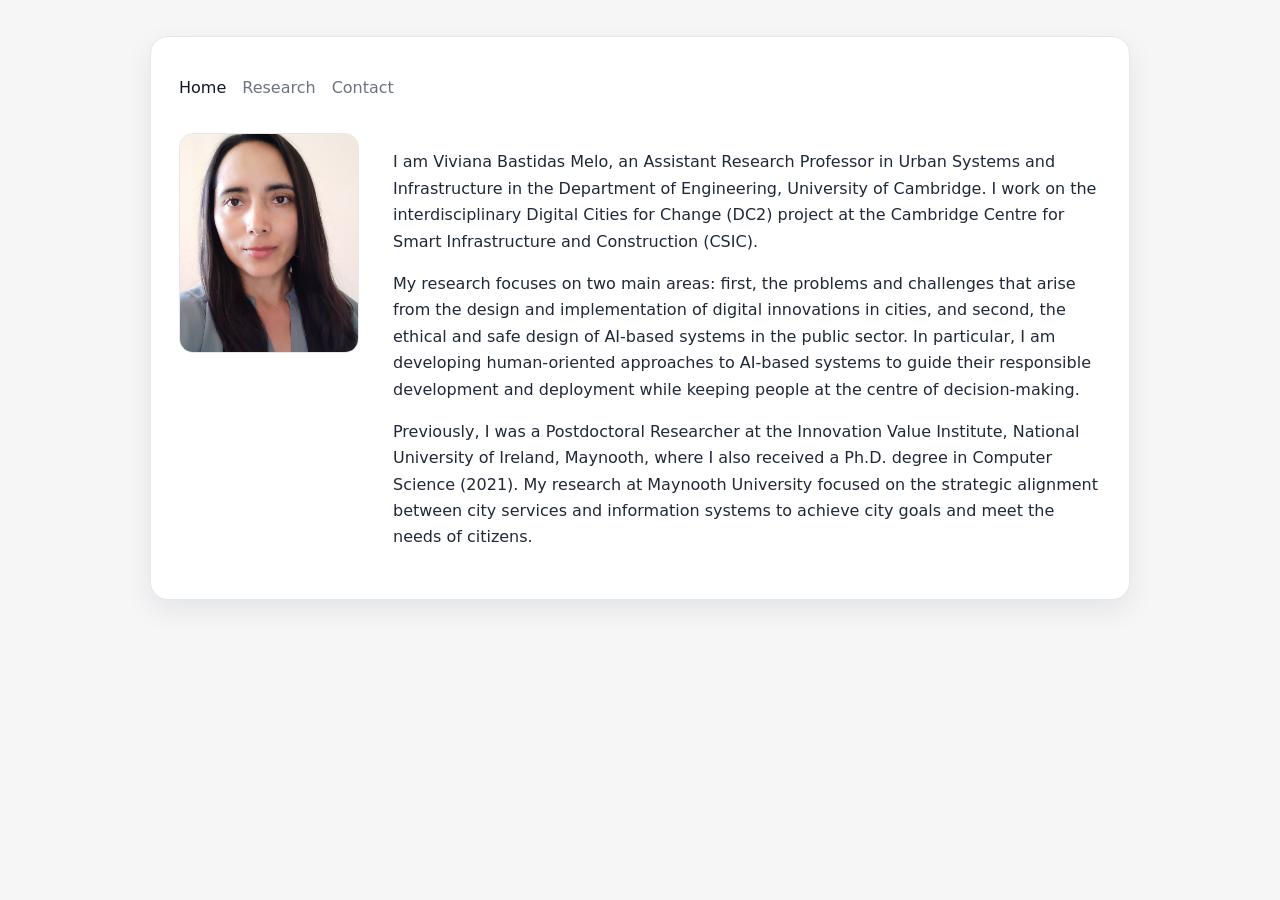
<file: index.html>
<!doctype html>
<html lang="en">
<head>
  <meta charset="utf-8" />
  <meta name="viewport" content="width=device-width, initial-scale=1" />
  <title>Viviana Bastidas Melo | Modern Profile</title>
  <link id="themeStylesheet" rel="stylesheet" href="styles.css" />
</head>
<body>
  <main class="container">
    <nav class="menu">
      <a class="active" href="#">Home</a>
      <a href="research.html">Research</a>
      <a href="contact.html">Contact</a>
    </nav>

    <section class="home-layout">
      <div class="photo-placeholder">
        <img class="profile-photo" src="photo.jpg" alt="Viviana Bastidas Melo" width="auto" height="auto"/>
      </div>
      <div>        
        <p>         
          I am Viviana Bastidas Melo, an Assistant Research Professor in Urban Systems and Infrastructure in the Department of Engineering, University of Cambridge. I work on the interdisciplinary Digital Cities for Change (DC2) project at the Cambridge Centre for Smart Infrastructure and Construction (CSIC).
        </p>
        <p>
          My research focuses on two main areas: first, the problems and challenges that arise from the design and implementation of digital innovations in cities, and second, the ethical and safe design of AI-based systems in the public sector. In particular, I am developing human-oriented approaches to AI-based systems to guide their responsible development and deployment while keeping people at the centre of decision-making. 
        </p>
        <p>
          Previously, I was a Postdoctoral Researcher at the Innovation Value Institute, National University of Ireland, Maynooth, where I also received a Ph.D. degree in Computer Science (2021). My research at Maynooth University focused on the strategic alignment between city services and information systems to achieve city goals and meet the needs of citizens.
        </p>
      </div>
    </section>
  </main>
</body>
</html>
</file>
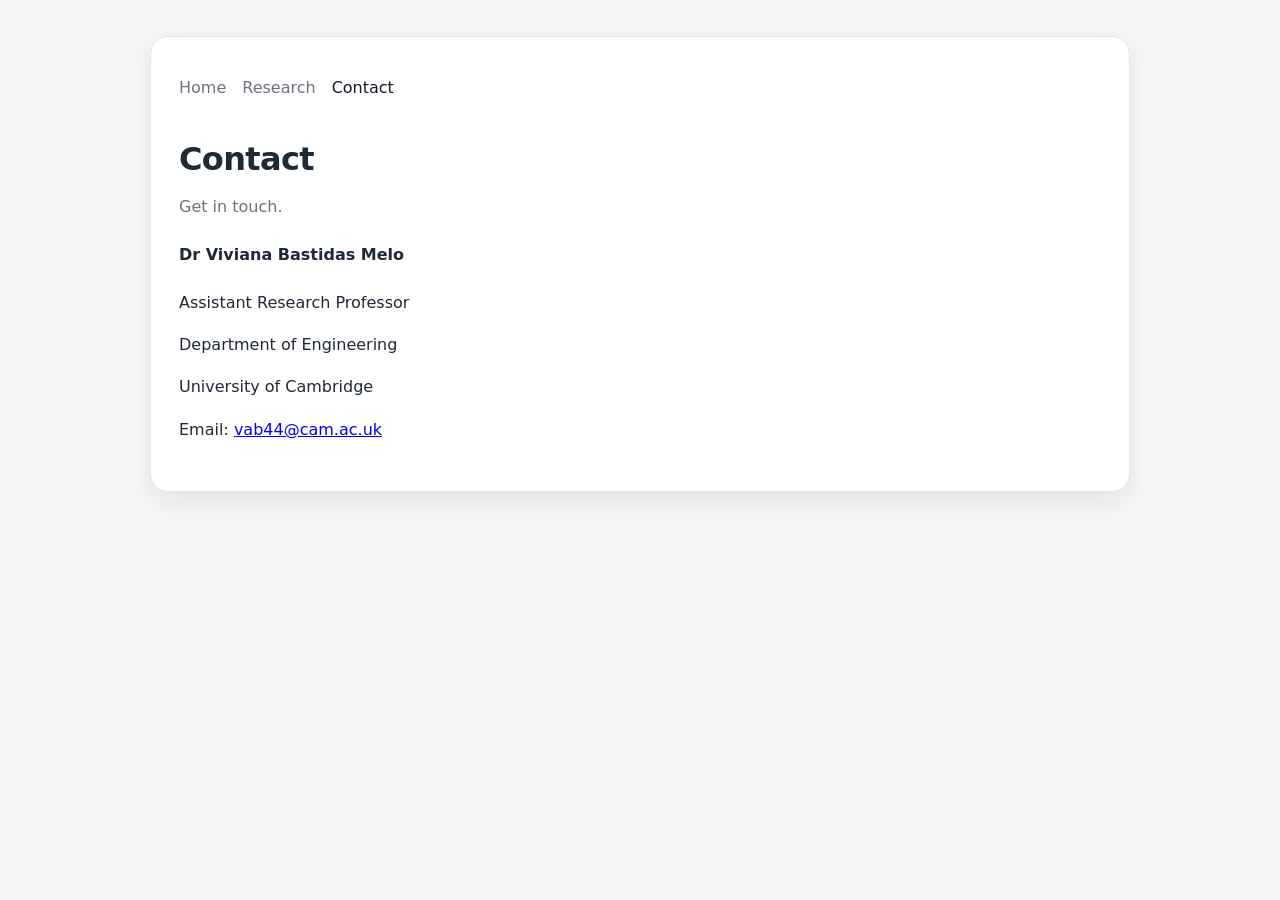
<file: contact.html>
<!doctype html>
<html lang="en">
<head>
  <meta charset="utf-8" />
  <meta name="viewport" content="width=device-width, initial-scale=1" />
  <title>Viviana Bastidas Melo | Contact</title>
  <link rel="stylesheet" href="styles.css" />
</head>
<body>
  <main class="container">
    <nav class="menu">
      <a href="index.html">Home</a>
      <a href="research.html">Research</a>
      <a class="active" href="contact.html">Contact</a>
    </nav>

    <h1>Contact</h1>
    <p class="muted">Get in touch.</p>

    <section class="contact-card">
      <h4>Dr Viviana Bastidas Melo</h4>
      <p>Assistant Research Professor</p>
      <p>Department of Engineering</p>
      <p>University of Cambridge</p>
      <p>
        Email:
        <a href="mailto:vab44@cam.ac.uk">vab44@cam.ac.uk</a>
      </p>
    </section>
  </main>
</body>
</html>
</file>
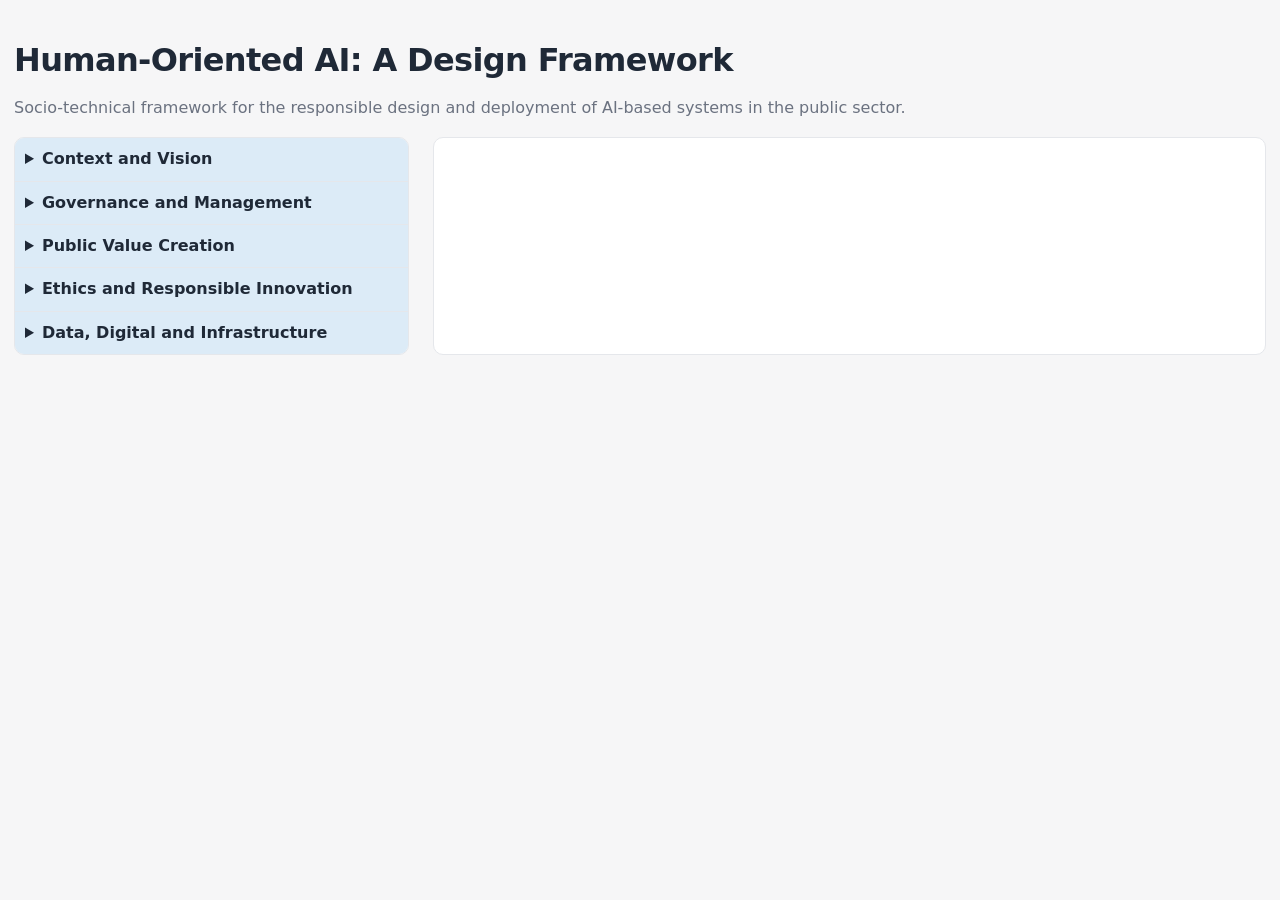
<file: human_oriented_ai.html>
<!doctype html>
<html lang="en">
<head>
  <meta charset="utf-8" />
  <meta name="viewport" content="width=device-width, initial-scale=1" />
  <title>Human-Oriented AI | Design Framework</title>
  <link rel="stylesheet" href="styles.css" />
</head>
<body>
  <main class="container competency-page">
   
    <h1>Human-Oriented AI: A Design Framework</h1>
    <p class="muted">Socio-technical framework for the responsible design and deployment of AI-based systems in the public sector.</p>

    <section class="competency-layout">
      <aside class="competency-sidebar">
        <details>
          <summary>Context and Vision</summary>
          <ul>
            <li><a href="#vc-1">Stakeholders map</a></li>
            <li><a href="#vc-2">Context diagram</a></li>
            <li><a href="#vc-3">Public value canvas</a></li>
            <li><a href="#vc-4">Principles catalog</a></li>
          </ul>
        </details>

        <details>
          <summary>Governance and Management</summary>
          <ul>
            <li><a href="#gm-1">Requirements catalog</a></li>
            <li><a href="#gm-2">Risk catalog</a></li>
            <li><a href="#gm-3">Policy and regulatory map</a></li>
          </ul>
        </details>

        <details>
          <summary>Public Value Creation</summary>
          <ul>
            <li><a href="#pv-1">Public value goals and outcomes</a></li>
          </ul>
        </details>

        <details>
          <summary>Ethics and Responsible Innovation</summary>
          <ul>
            <li class="subsection-item">
              <details>
                <summary>Anticipating impact</summary>
                <ul>
                  <li><a href="#er-316">Landscape of data ethics frameworks</a></li>
                </ul>
              </details>
            </li>
            <li class="subsection-item">
              <details>
                <summary>Reflecting on causes and mechanisms</summary>
                <ul>
                  <li><a href="#er-32">Reflecting on causes and mechanisms</a></li>
                </ul>
              </details>
            </li>
            <li class="subsection-item">
              <details>
                <summary>Deliberating options</summary>
                <ul>
                  <li><a href="#er-33">Deliberating options</a></li>
                </ul>
              </details>
            </li>
            <li class="subsection-item">
              <details>
                <summary>Embedding responsiveness</summary>
                <ul>
                  <li><a href="#er-34">Embedding responsiveness</a></li>
                </ul>
              </details>
            </li>
          </ul>
        </details>

        <details>
          <summary>Data, Digital and Infrastructure</summary>
          <ul>
            <li class="subsection-item">
              <details>
                <summary>Data</summary>
                <ul>
                  <li><a href="#di-data-1">Data requirements</a></li>
                  <li><a href="#di-data-2">Data availability</a></li>
                  <li><a href="#di-data-3">Data accessibility</a></li>
                  <li><a href="#di-data-4">Data quality (quality metrics)</a></li>
                </ul>
              </details>
            </li>
            <li class="subsection-item">
              <details>
                <summary>Model</summary>
                <ul>
                  <li><a href="#di-model-1">Model selection</a></li>
                  <li><a href="#di-model-2">Performance metrics</a></li>
                  <li><a href="#di-model-3">Model constraints</a></li>
                </ul>
              </details>
            </li>
            <li class="subsection-item">
              <details>
                <summary>Infrastructure</summary>
                <ul>
                  <li><a href="#di-infra-1">Computing resources</a></li>
                  <li><a href="#di-infra-2">Deployment environment</a></li>
                  <li><a href="#di-infra-3">Scalability needs</a></li>
                </ul>
              </details>
            </li>
            <li class="subsection-item">
              <details>
                <summary>Monitoring</summary>
                <ul>
                  <li><a href="#di-monitor-1">Performance monitoring</a></li>
                  <li><a href="#di-monitor-2">Model updates</a></li>
                  <li><a href="#di-monitor-3">Maintenance plan</a></li>
                </ul>
              </details>
            </li>
          </ul>
        </details>
      </aside>

      <section class="competency-definitions">
        <h2 id="definitionTitle" hidden>Competency Definition</h2>

        <article id="vc-1">
          <h3>Stakeholders map</h3>
          <p>An overview of key actors, their roles, incentives, decision authority, and interactions across the project lifecycle.</p>
        </article>
        <article id="vc-2">
          <h3>Context diagram</h3>
          <p>A high-level map of the institutional, service, data, and technology environment in which the AI initiative operates.</p>
        </article>
        <article id="vc-3">
          <h3>Public value canvas</h3>
          <p>A structured canvas that links societal goals, service outcomes, beneficiaries, implementation choices, and evaluation criteria.</p>
        </article>
        <article id="vc-4">
          <h3>Principles catalog</h3>
          <p>A curated set of design and governance principles that guide responsible choices across strategy, development, deployment, and oversight.</p>
        </article>
        <article id="gm-1">
          <h3>Requirements catalog</h3>
          <p>A structured catalog of functional, organizational, legal, and operational requirements to guide responsible AI design and implementation.</p>
        </article>
        <article id="gm-2">
          <h3>Risk catalog</h3>
          <p>A consolidated view of technical, ethical, legal, and organizational risks, including mitigation strategies, ownership, and monitoring actions.</p>
        </article>
        <article id="gm-3">
          <h3>Policy and regulatory map</h3>
          <p>A synthesis of relevant legal, policy, and governance requirements that shape design and deployment choices.</p>
        </article>

        <article id="pv-1">
          <h3>Public value goals and outcomes</h3>
          <p>Defining clear public value objectives for AI initiatives and aligning project design choices with societal, institutional, and service goals.</p>
        </article>

        <article id="di-data-1">
          <h3>Data requirements</h3>
          <p>Defining the data specifications needed for model performance, governance compliance, and meaningful use in context.</p>
        </article>
        <article id="di-data-2">
          <h3>Data availability</h3>
          <p>Identifying and documenting the data sources currently available for model development, validation, and operational use.</p>
        </article>
        <article id="di-data-3">
          <h3>Data accessibility</h3>
          <p>Ensuring authorized stakeholders can discover, access, and use data through clear governance rules, permissions, and usable access mechanisms.</p>
        </article>
        <article id="di-data-4">
          <h3>Data quality</h3>
          <p>Assessing completeness, consistency, representativeness, and reliability of datasets to support trustworthy AI outcomes.</p>
        </article>
        
        <article id="di-model-1">
          <h3>Model selection</h3>
          <p>Choosing model approaches that fit the problem, available data, explainability needs, and operational constraints.</p>
        </article>
        <article id="di-model-2">
          <h3>Performance metrics</h3>
          <p>Selecting technical and service-level metrics to evaluate model quality, reliability, and expected public value outcomes.</p>
        </article>
        <article id="di-model-3">
          <h3>Model constraints</h3>
          <p>Specifying limits related to fairness, interpretability, resources, and policy requirements that shape acceptable model behavior.</p>
        </article>

        <article id="di-infra-1">
          <h3>Computing resources</h3>
          <p>Planning processing capacity, storage, and supporting infrastructure required across development and production stages.</p>
        </article>
        <article id="di-infra-2">
          <h3>Deployment environment</h3>
          <p>Defining target environments, integration dependencies, and operational interfaces for reliable deployment.</p>
        </article>
        <article id="di-infra-3">
          <h3>Scalability needs</h3>
          <p>Estimating growth in users, data volume, and service demand to design systems that scale sustainably.</p>
        </article>

        <article id="di-monitor-1">
          <h3>Performance monitoring</h3>
          <p>Establishing continuous monitoring for model quality, service performance, and drift in operational conditions.</p>
        </article>
        <article id="di-monitor-2">
          <h3>Model updates</h3>
          <p>Designing controlled update processes for retraining, validation, approval, and safe release of model changes.</p>
        </article>
        <article id="di-monitor-3">
          <h3>Maintenance plan</h3>
          <p>Defining long-term ownership, support routines, incident handling, and lifecycle maintenance responsibilities.</p>
        </article>

        <article id="er-31">
          <h3>Anticipating impact</h3>
          <p>Anticipating potential consequences of AI use in public services before deployment, including social, institutional, and rights-related effects.</p>
        </article>
        <article id="er-316">
          <h3>Landscape of data ethics frameworks</h3>
          <p>Understanding major ethics frameworks and applying them pragmatically to support responsible decisions in specific policy contexts.</p>
        </article>
        <article id="er-32">
          <h3>Reflecting on causes and mechanisms</h3>
          <p>Examining assumptions, institutional drivers, and socio-technical dynamics that shape AI outcomes in public-sector settings.</p>
        </article>
        <article id="er-33">
          <h3>Deliberating options</h3>
          <p>Comparing alternative design and governance options through inclusive discussion, balancing trade-offs among values, risks, and feasibility.</p>
        </article>
        <article id="er-34">
          <h3>Embedding responsiveness</h3>
          <p>Implementing feedback, monitoring, and adaptation mechanisms so governance can respond to evolving impacts after deployment.</p>
        </article>
      </section>
    </section>
  </main>
  <script>
    (function () {
      const sidebarLinks = document.querySelectorAll('.competency-sidebar a[href^="#"]');
      const definitionItems = document.querySelectorAll(".competency-definitions article");
      const definitionTitle = document.getElementById("definitionTitle");
      const defaultTitle = definitionTitle ? definitionTitle.textContent : "Competency Definition";

      function getTopSectionTitle(link) {
        let current = link;
        while (current) {
          if (current.tagName === "DETAILS" && current.parentElement && current.parentElement.classList.contains("competency-sidebar")) {
            const summary = current.querySelector(":scope > summary");
            return summary ? summary.textContent.trim() : defaultTitle;
          }
          current = current.parentElement;
        }
        return defaultTitle;
      }

      function showDefinition(id) {
        let hasActiveItem = false;
        let activeLink = null;

        definitionItems.forEach(function (item) {
          const isActive = item.id === id;
          item.classList.toggle("active", isActive);
          if (isActive) hasActiveItem = true;
        });

        sidebarLinks.forEach(function (link) {
          const isActiveLink = link.getAttribute("href") === "#" + id;
          link.classList.toggle("active-link", isActiveLink);
          if (isActiveLink) activeLink = link;
        });

        if (definitionTitle) {
          definitionTitle.hidden = !hasActiveItem;
          definitionTitle.textContent = activeLink ? getTopSectionTitle(activeLink) : defaultTitle;
        }
      }

      function showFromHash() {
        const id = window.location.hash ? window.location.hash.slice(1) : "";
        showDefinition(id);
      }

      sidebarLinks.forEach(function (link) {
        link.addEventListener("click", function () {
          const id = link.getAttribute("href").slice(1);
          showDefinition(id);
        });
      });

      window.addEventListener("hashchange", showFromHash);
      showFromHash();
    })();
  </script>
</body>
</html>
</file>
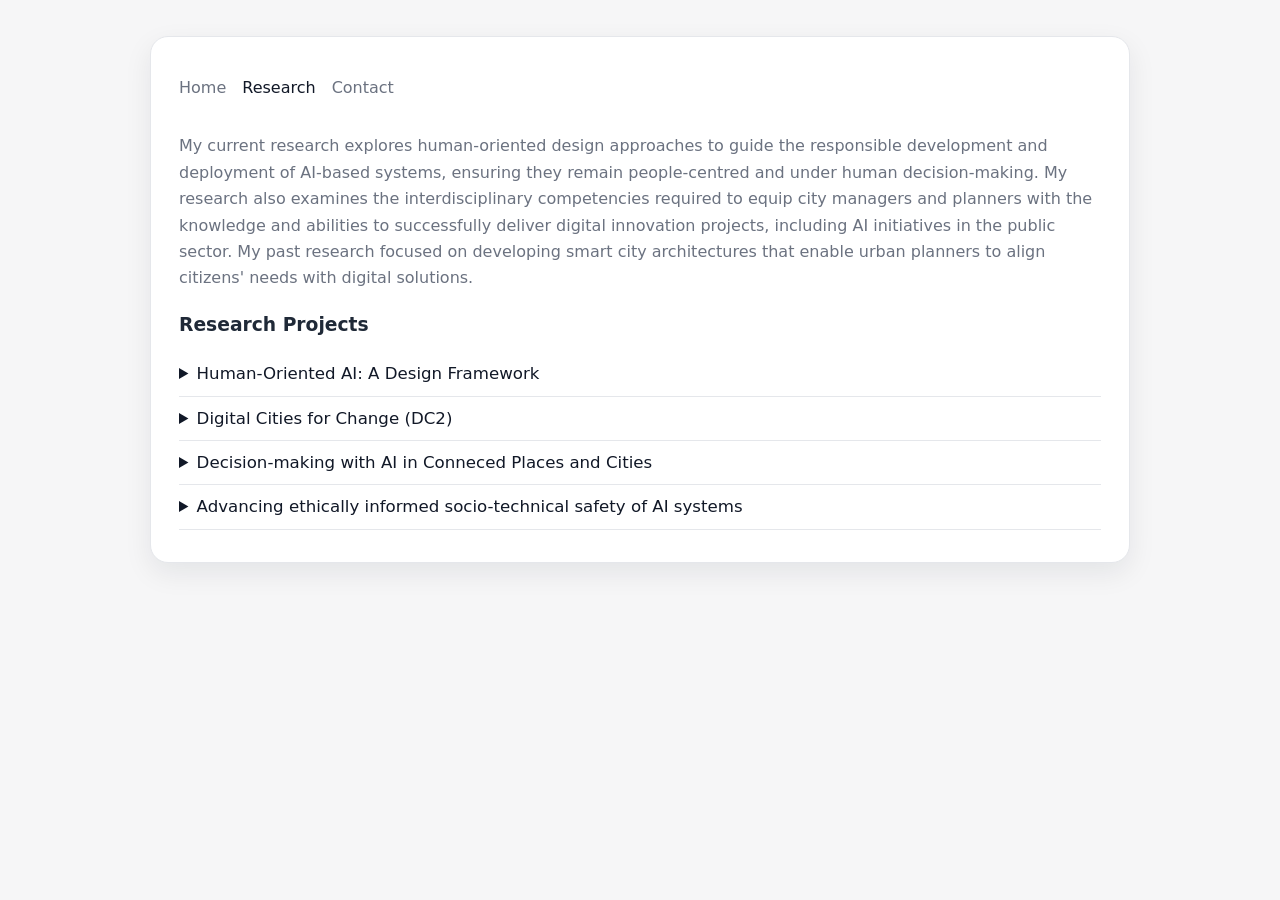
<file: research.html>
<!doctype html>
<html lang="en">
<head>
  <meta charset="utf-8" />
  <meta name="viewport" content="width=device-width, initial-scale=1" />
  <title>Viviana Bastidas Melo | Research</title>
  <link rel="stylesheet" href="styles.css" />
</head>
<body>
  <main class="container">
    <nav class="menu">
      <a href="index.html">Home</a>
      <a class="active" href="research.html">Research</a>
      <a href="contact.html">Contact</a>
    </nav>

    <p class="muted">
      My current research explores human-oriented design approaches to guide the responsible development and deployment of AI-based systems, ensuring they remain people-centred and under human decision-making. My research also examines the interdisciplinary competencies required to equip city managers and planners with the knowledge and abilities to successfully deliver digital innovation projects, including AI initiatives in the public sector. My past research focused on developing smart city architectures that enable urban planners to align citizens' needs with digital solutions.
    </p>

    <h3>Research Projects</h3>
    <ul class="projects-list">
      <li class="project-item">
        <details>
          <summary>Human-Oriented AI: A Design Framework</summary>
          <p class="project-meta">Local Goverment AI | 2026 - Ongoing</p>
          <p>
            This project explores human-oriented design approaches to guide the responsible development and deployment of AI-based systems in public services.
          </p>
          <p><a href="human_oriented_ai.html">[Project Website]</a></p>
        </details>
      </li>
      <li class="project-item">
        <details>
          <summary>Digital Cities for Change (DC2)</summary>
          <p class="project-meta">Urban Innovation | 2021 - Ongoing</p>
          <p>
            This project investigates how city managers and professionals design and deliver digital innovation initiatives such as AI-based systems across governance, planning and public management.
          </p>
          <p><a href="https://www-smartinfrastructure.eng.cam.ac.uk/projects-and-case-studies/dc2-digital-cities-change">[Project Website]</a></p>
          <p><a href="https://vivikaing.github.io/dc2-competencies/">[Competency Framework]</a></p>
          <p><a href="https://github.com/vivikaing/competency-assessment-tool">[Competency Assessment Tool]</a></p>
        </details>
      </li>
      <li class="project-item">
        <details>
          <summary>Decision-making with AI in Conneced Places and Cities</summary>
          <p class="project-meta">Public Sector AI | 2024 - Ongoing</p>
          <p>
            This project investigates how local authorities in England are using AI to make decisions on issues such as urban planning systems, in order to create public value responsibly.
          </p>
          <p><a href="https://www.ai.cam.ac.uk/projects/decision-making-with-ai-in-connected-places-and-cities/">[Project Website]</a></p>
        </details>
      </li>
      <li class="project-item">
        <details>
          <summary>Advancing ethically informed socio-technical safety of AI systems</summary>
          <p class="project-meta">Public Sector AI Safety | 2025 - 2026</p>
          <p>
            This project examines how local authorities in the UK can effectively govern the integration of ethical and safety principles into the deployment and use of AI-based systems.
          </p>
          <p><a href="https://www.eng.cam.ac.uk/news/advancing-ethically-informed-socio-technical-safety-ai-systems-public-sector">[Project Website]</a></p>
        </details>
      </li>
    </ul>
  </main>
</body>
</html>
</file>
<file: styles.css>
:root {
  --page-bg: #f6f6f7;
  --card: #ffffff;
  --text: #1f2937;
  --muted: #6b7280;
  --border: #e5e7eb;
  --menu-link: #6b7280;
  --menu-link-hover: #111827;
  --menu-link-active: #111827;
  --shadow: 0 10px 28px rgba(17, 24, 39, 0.08);
}

* { box-sizing: border-box; }

body {
  margin: 0;
  background: var(--page-bg);
  color: var(--text);
  font-family: "Inter", "Segoe UI", system-ui, sans-serif;
  line-height: 1.65;
}

.container {
  max-width: 980px;
  margin: 36px auto;
  padding: 32px 28px;
  background: var(--card);
  border: 1px solid var(--border);
  border-radius: 18px;
  box-shadow: var(--shadow);
}

.competency-page {
  max-width: 1280px;
  margin: 24px auto;
  padding: 10px 14px;
  background: transparent;
  border: 0;
  border-radius: 0;
  box-shadow: none;
}

.theme-switcher {
  display: flex;
  gap: 10px;
  align-items: center;
  justify-content: flex-end;
  margin-bottom: 18px;
}

.theme-switcher label {
  color: var(--muted);
  font-size: 14px;
}

.theme-switcher select {
  border: 1px solid var(--border);
  border-radius: 8px;
  padding: 6px 10px;
  background: #ffffff;
  color: var(--text);
}

.menu {
  display: flex;
  gap: 16px;
  flex-wrap: wrap;
  margin-bottom: 26px;
}

.menu a {
  text-decoration: none;
  color: var(--menu-link);
  padding: 6px 0;
  font-weight: 500;
  transition: color 0.18s ease;
}

.menu a:hover {
  color: var(--menu-link-hover);
  text-decoration: underline;
  text-underline-offset: 3px;
}

.menu a.active {
  color: var(--menu-link-active);
}

.home-layout {
  display: grid;
  grid-template-columns: 190px 1fr;
  gap: 24px;
  align-items: start;
}

.photo-placeholder {
  width: 180px;
  height: 220px;
  border: 1px solid var(--border);
  border-radius: 14px;
  overflow: hidden;
  background: #f8fafc;
}

.profile-photo {
  width: 100%;
  height: 100%;
  display: block;
  object-fit: cover;
}

h1 {
  margin: 0 0 8px 0;
  font-size: 2rem;
  letter-spacing: -0.02em;
}

.muted { color: var(--muted); margin-top: 0; }

.projects-list {
  list-style: none;
  padding: 0;
  margin: 14px 0 0 0;
  display: grid;
  gap: 8px;
}

.projects-list li {
  list-style: none;
}

.projects-list li::marker {
  content: "";
}

.project-item {
  border-bottom: 1px solid var(--border);
  padding: 0 0 8px 0;
}

.project-item details {
  width: 100%;
}

.project-item summary {
  cursor: pointer;
  color: var(--menu-link-hover);
  text-decoration: none;
  font-size: 1.04rem;
  font-weight: 500;
}

.project-item summary:hover {
  color: var(--text);
}

.project-item details p {
  margin: 8px 0 0 18px;
}

.project-item details a {
  color: #2563eb;
  text-decoration: underline;
  text-underline-offset: 3px;
}

.project-item details a:hover {
  color: #1d4ed8;
}

.project-meta {
  margin-top: 16px;
  margin-bottom: 8px;
  color: var(--muted);
  font-size: 0.92rem;
}

.competency-layout {
  display: grid;
  grid-template-columns: minmax(260px, 0.95fr) minmax(0, 2fr);
  gap: 24px;
  margin-top: 16px;
}

.competency-sidebar {
  border: 1px solid var(--border);
  border-radius: 10px;
  overflow: hidden;
  align-self: start;
}

.competency-sidebar details {
  border-bottom: 1px solid var(--border);
  background: #f7f8fa;
}

.competency-sidebar details:last-child {
  border-bottom: 0;
}

.competency-sidebar summary {
  cursor: pointer;
  font-weight: 600;
  padding: 8px 10px;
  background: #dcebf7;
  list-style-position: inside;
}

.competency-sidebar ul {
  list-style: none;
  margin: 0;
  padding: 0;
}

.competency-sidebar li {
  margin: 0;
  border-top: 1px solid #e6eaf0;
}

.competency-sidebar .subsection-item {
  padding: 0;
}

.competency-sidebar .subsection-item details {
  border: 0;
  background: transparent;
}

.competency-sidebar .subsection-item summary {
  background: #edf2f7;
  padding: 7px 10px;
  font-weight: 500;
  font-size: 0.93rem;
}

.competency-sidebar .subsection-item ul {
  margin: 0;
}

.competency-sidebar .subsection-item li a {
  padding-left: 20px;
  font-size: 0.9rem;
}

.competency-sidebar li a {
  display: block;
  padding: 7px 10px;
  color: #1d4ed8;
  text-decoration: underline;
  text-underline-offset: 2px;
  font-size: 0.93rem;
  line-height: 1.35;
}

.competency-sidebar li a:hover {
  color: #1e3a8a;
}

.competency-sidebar li a.active-link {
  color: #0f172a;
  font-weight: 600;
  background: #e8eff8;
}

.competency-definitions {
  border: 1px solid var(--border);
  border-radius: 10px;
  background: #ffffff;
  padding: 14px;
}

.competency-definitions h2 {
  margin: 0 0 10px 0;
  font-size: 1.6rem;
}

.competency-definitions article {
  display: none;
  border-top: 1px solid var(--border);
  padding: 10px 0;
  scroll-margin-top: 14px;
}

.competency-definitions article.active {
  display: block;
}

.competency-definitions article:first-of-type {
  border-top: 0;
  padding-top: 0;
}

.competency-definitions h3 {
  margin: 0 0 6px 0;
  font-size: 1rem;
}

.competency-definitions p {
  margin: 0;
  color: #374151;
  font-size: 0.95rem;
}

@media (max-width: 760px) {
  .container {
    margin: 12px;
    padding: 20px 16px;
  }

  .competency-page {
    margin: 10px;
    padding: 0;
  }

  .home-layout { grid-template-columns: 1fr; }
  .competency-layout { grid-template-columns: 1fr; }
}
</file>
